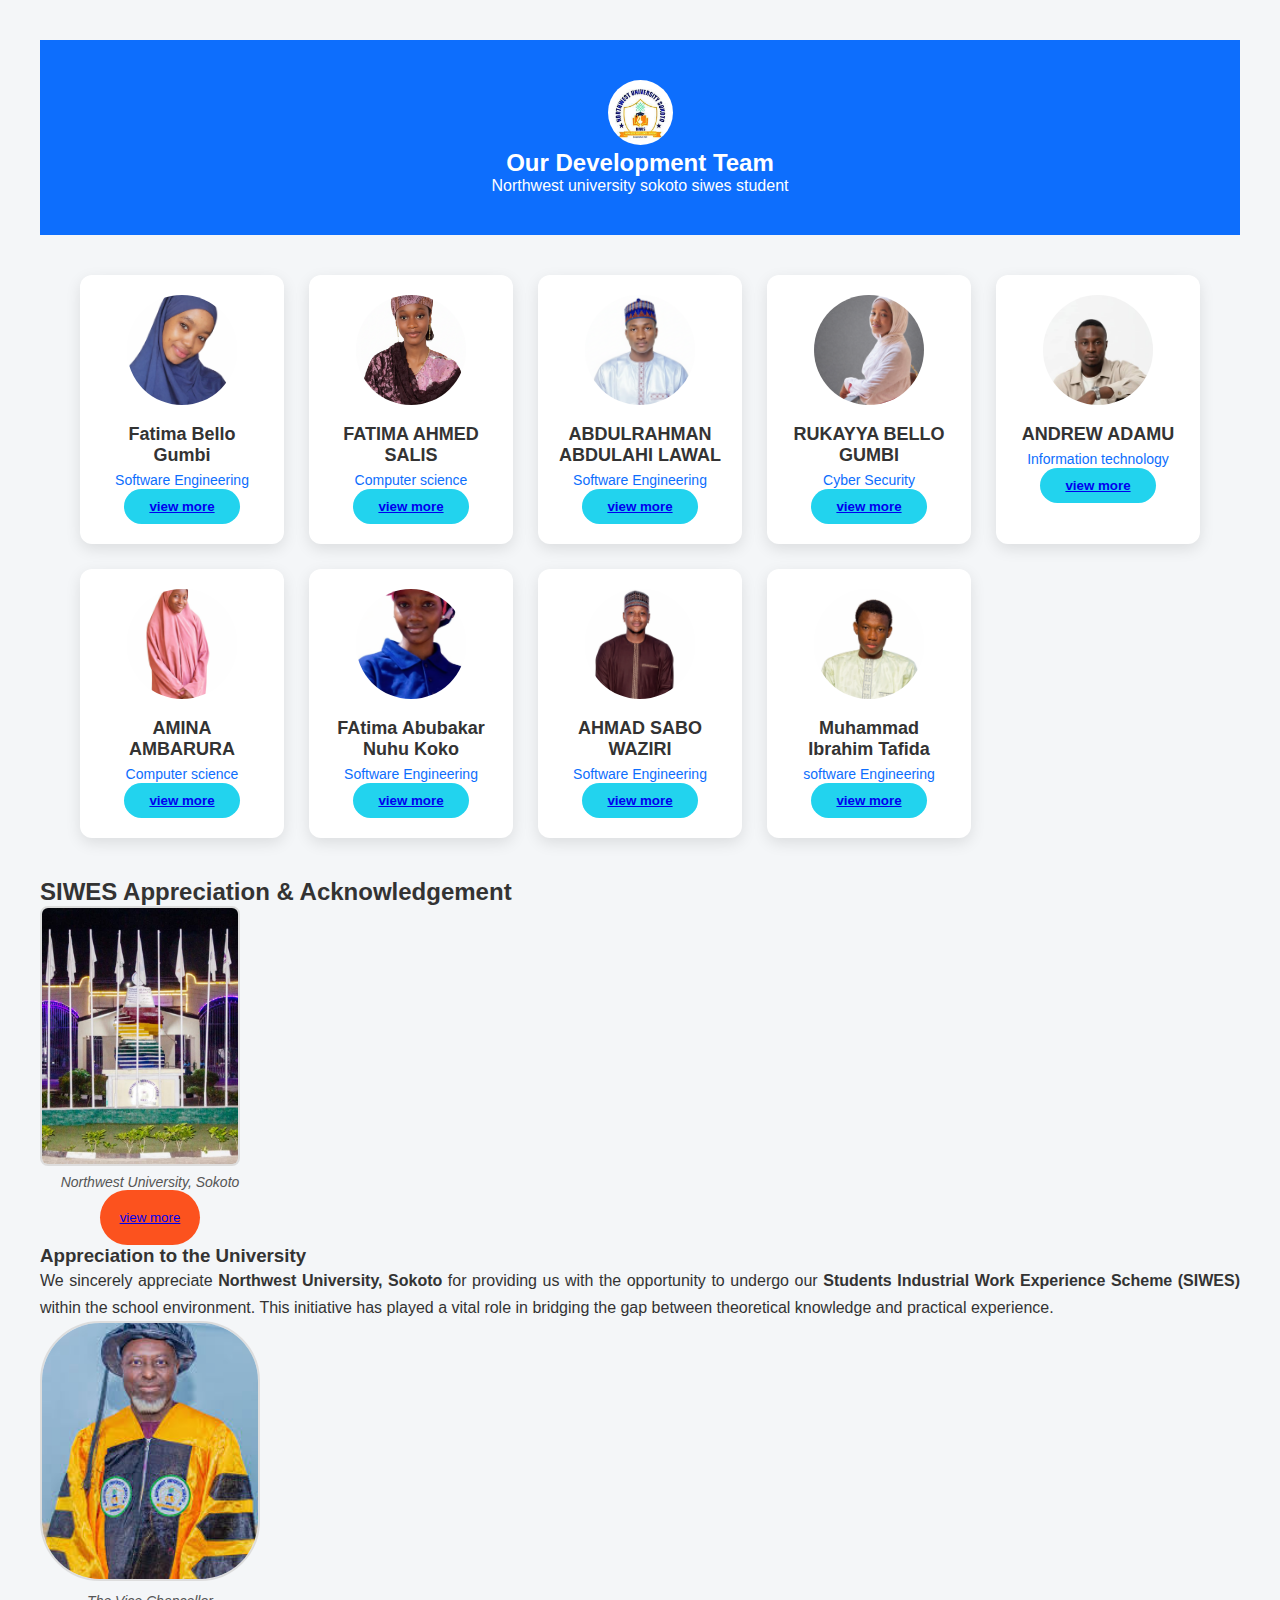
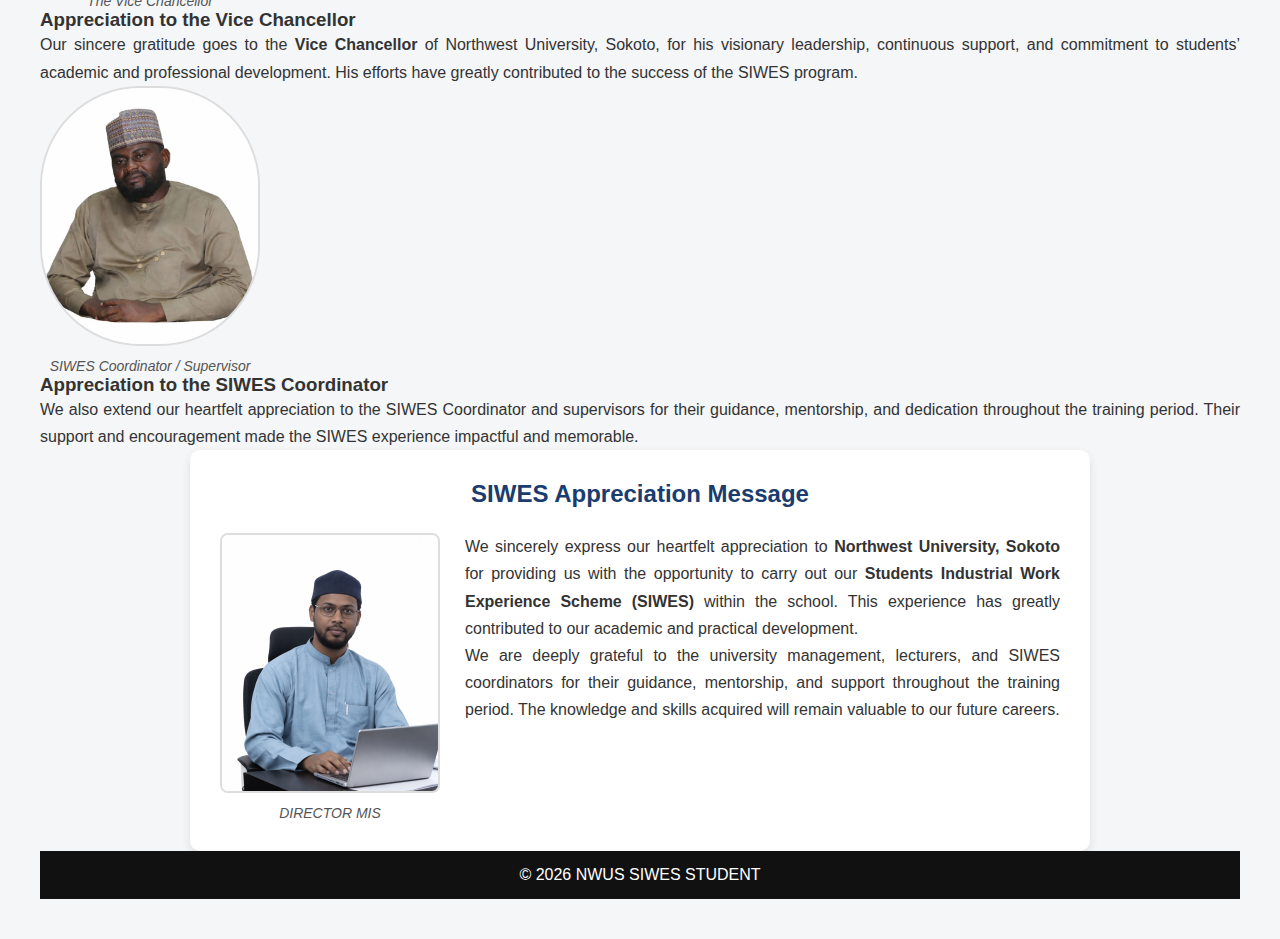
<file: index.html>
<!DOCTYPE html>
<html lang="en">
<head>
    <meta charset="UTF-8">
    <title>Our Developers</title>
    <link rel="stylesheet" href="index.css">
</head>
<body>
    <style>
    body {
            font-family: Arial, sans-serif;
            background: #f4f6f8;
            padding: 40px;
        }

        .appreciation-section {
            max-width: 900px;
            margin: auto;
            background: #ffffff;
            padding: 30px;
            border-radius: 10px;
            box-shadow: 0 4px 10px rgba(0,0,0,0.1);
        }

        .appreciation-section h2 {
            text-align: center;
            color: #1a3c6e;
            margin-bottom: 25px;
        }

        .content {
            display: flex;
            gap: 25px;
            align-items: flex-start;
            flex-wrap: wrap;
        }

        .image-box {
            width: 220px;
            text-align: center;
        }

        .image-box img {
            width: 100%;
            height: 260px;
            object-fit: cover;
            border-radius: 8px;
            border: 2px solid #ddd;
        }

        .image-box p {
            margin-top: 8px;
            font-size: 14px;
            color: #555;
            font-style: italic;
        }

        .text-box {
            flex: 1;
        }

        .text-box p {
            font-size: 16px;
            line-height: 1.7;
            color: #333;
            text-align: justify;
        }
    </style>

<header class="header">
    <img src="nwus logo.jpg" style="border-radius: 70px; width: 65px; height: 65px;" alt="">
    <h2>Our Development Team</h2>
    <p>Northwest university sokoto siwes student</p>
</header>

<section class="team-grid">
      <!-- Developer 1 -->
    <div class="team-card">
        <img src="tyty.png" alt="Developer">
        <h3>Fatima Bello Gumbi</h3>
        <span title="course of study">Software Engineering</span>
         <button style=" padding: 10px 25px;
  border: none;
  border-radius: 25px;
  background: #22d3ee;
  color: #000;
  font-weight: bold;
  cursor: pointer;
 " class="btn btn-outline"><a href="tyty.html">view more</a></button>
    </div>


   
    <!-- Developer 2 -->
    <div class="team-card"> 
        <img src="ZARA 2.png" style="border-radius: 100px;" alt="Developer">
        <h3>FATIMA AHMED SALIS</h3>
        <span title="course of study">Computer science</span>  <button style=" padding: 10px 25px;
  border: none;
  border-radius: 25px;
  background: #22d3ee;
  color: #000;
  font-weight: bold;
  cursor: pointer;
 " class="btn btn-outline"><a href="zarah.html">view more</a></button>

    </div>

    <!-- Developer 3 -->
    <div class="team-card">
        <img src="ME3.png" style="border-radius: 100px;" alt="Developer">
        <h3>ABDULRAHMAN ABDULAHI LAWAL</h3>
        <span title="course of study">Software Engineering</span>
        <button style=" padding: 10px 25px;
  border: none;
  border-radius: 25px;
  background: #22d3ee;
  color: #000;
  font-weight: bold;
  cursor: pointer;
 " class="btn btn-outline"><a href="ABDUL.HTML">view more</a></button>
    </div>

    <!-- Developer 4 -->
    <div class="team-card">
        <img src="rukayatu.png" alt="Developer">
        <h3>RUKAYYA BELLO GUMBI</h3>
        <span title="course of study">Cyber Security</span> <br>
          <button style=" padding: 10px 25px;
  border: none;
  border-radius: 25px;
  background: #22d3ee;
  color: #000;
  font-weight: bold;
  cursor: pointer;
 " class="btn btn-outline"><a href="rukky.html">view more</a></button>
    </div>

    <!-- Developer 5 -->
    <div class="team-card">
        <img src="andreew.jpeg" alt="Developer">
        <h3>ANDREW ADAMU</h3>
        <span title="course of study">Information technology</span>
          <button style=" padding: 10px 25px;
  border: none;
  border-radius: 25px;
  background: #22d3ee;
  color: #000;
  font-weight: bold;
  cursor: pointer;
 " class="btn btn-outline"><a href="andrew.html">view more</a></button>
    </div>

    <!-- Developer 6 -->
    <div class="team-card">
        <img src="ameena.png" alt="Developer">
        <h3>AMINA AMBARURA</h3>
        <span title="course of study">Computer science</span>
          <button style=" padding: 10px 25px;
  border: none;
  border-radius: 25px;
  background: #22d3ee;
  color: #000;
  font-weight: bold;
  cursor: pointer;
 " class="btn btn-outline"><a href="amina.html">view more</a></button>
    </div>

    <!-- Developer 7 -->
    <div class="team-card">
        <img src="tish.png" alt="Developer">
        <h3>FAtima Abubakar Nuhu Koko</h3>
        <span title="course of study">Software Engineering</span>
               <button style=" padding: 10px 25px;
  border: none;
  border-radius: 25px;
  background: #22d3ee;
  color: #000;
  font-weight: bold;
  cursor: pointer;
 " class="btn btn-outline"><a href="tish.html">view more</a></button>
    </div>

     <!-- Developer 8 -->
    <div class="team-card">
        <img src="ahmad.png" style="border-radius: 100px;" alt="Developer">
        <h3> AHMAD SABO WAZIRI</h3>
        <span title="course of study">Software Engineering</span>
          <button style=" padding: 10px 25px;
  border: none;
  border-radius: 25px;
  background: #22d3ee;
  color: #000;
  font-weight: bold;
  cursor: pointer;
 " class="btn btn-outline"><a href="amad.html">view more</a></button>
    </div>


  
    <!-- Developer 9 -->
    <div class="team-card">
        <img src="faffidda.png"  alt="Developer">
        <h3>Muhammad Ibrahim Tafida</h3>
        <span title="course of study">software Engineering</span>
        
         <button style=" padding: 10px 25px;
  border: none;
  border-radius: 25px;
  background: #22d3ee;
  color: #000;
  font-weight: bold;
  cursor: pointer;
 " class="btn btn-outline"><a href="tafia.html">view more</a></button>
    </div>
</section>

    
    <h2>SIWES Appreciation & Acknowledgement</h2>

    <!-- School Appreciation -->
    <div class="section">
        <div class="image-box">
            <img src="nwusss.jpeg" style="display: flex; text-align: center; position: relative; width: 200PX;" alt="Northwest University Sokoto">
            <p style="text-align: center;">Northwest University, Sokoto</p>
            <button class="btn" style="background-color:  rgb(252, 82, 30); border-radius: 70px; padding: 20px; border: 10px"><a href="nwus.html">view more</a></button>
        </div>

        <div class="text-box">
            <h3>Appreciation to the University</h3>
            <p>
                We sincerely appreciate <strong>Northwest University, Sokoto</strong> for providing us with
                the opportunity to undergo our <strong>Students Industrial Work Experience Scheme (SIWES)</strong>
                within the school environment. This initiative has played a vital role in bridging the gap
                between theoretical knowledge and practical experience.
            </p>
        </div>
    </div>

    <!-- Vice Chancellor Appreciation -->
    <div class="section">
        <div class="image-box">
            <img src="vc.jpg" style="border-radius: 60px;" alt="Vice Chancellor">
            <p>The Vice Chancellor</p>
        </div>

        <div class="text-box">
            <h3>Appreciation to the Vice Chancellor</h3>
            <p>
                Our sincere gratitude goes to the <strong>Vice Chancellor</strong> of Northwest University,
                Sokoto, for his visionary leadership, continuous support, and commitment to students’
                academic and professional development. His efforts have greatly contributed to the success
                of the SIWES program.
            </p>
        </div>
    </div>

    <!-- SIWES Coordinator / Supervisor -->
    <div class="section">
        <div class="image-box">
            <img src="siwes co.jpeg" style="border-radius: 100px;" alt="SIWES Coordinator">
            <p>SIWES Coordinator / Supervisor</p>
        </div>

        <div class="text-box">
            <h3>Appreciation to the SIWES Coordinator</h3>
            <p>
                We also extend our heartfelt appreciation to the SIWES Coordinator and supervisors for their
                guidance, mentorship, and dedication throughout the training period. Their support and
                encouragement made the SIWES experience impactful and memorable.
            </p>
        </div>
    </div>

</div>


 <section class="appreciation-section">
        
        <h2>SIWES Appreciation Message</h2>

        <div class="content">
            <!-- Picture spot -->
            <div class="image-box">
                <img src="mis.png" alt="SIWES Coordinator">
                <p>DIRECTOR MIS </p>
            </div>

            <!-- Text -->
            <div class="text-box">
                <p>
                    We sincerely express our heartfelt appreciation to
                    <strong>Northwest University, Sokoto</strong> for providing us with the
                    opportunity to carry out our <strong>Students Industrial Work Experience Scheme (SIWES)</strong>
                    within the school. This experience has greatly contributed to our academic and practical
                    development.
                </p>

                <p>
                    We are deeply grateful to the university management, lecturers, and SIWES coordinators
                    for their guidance, mentorship, and support throughout the training period.
                    The knowledge and skills acquired will remain valuable to our future careers.
                </p>
            </div>
        </div>
    </section>
   

<footer class="footer">
    <p>© 2026 NWUS SIWES STUDENT</p>
</footer>

</body>
</html>
</file>
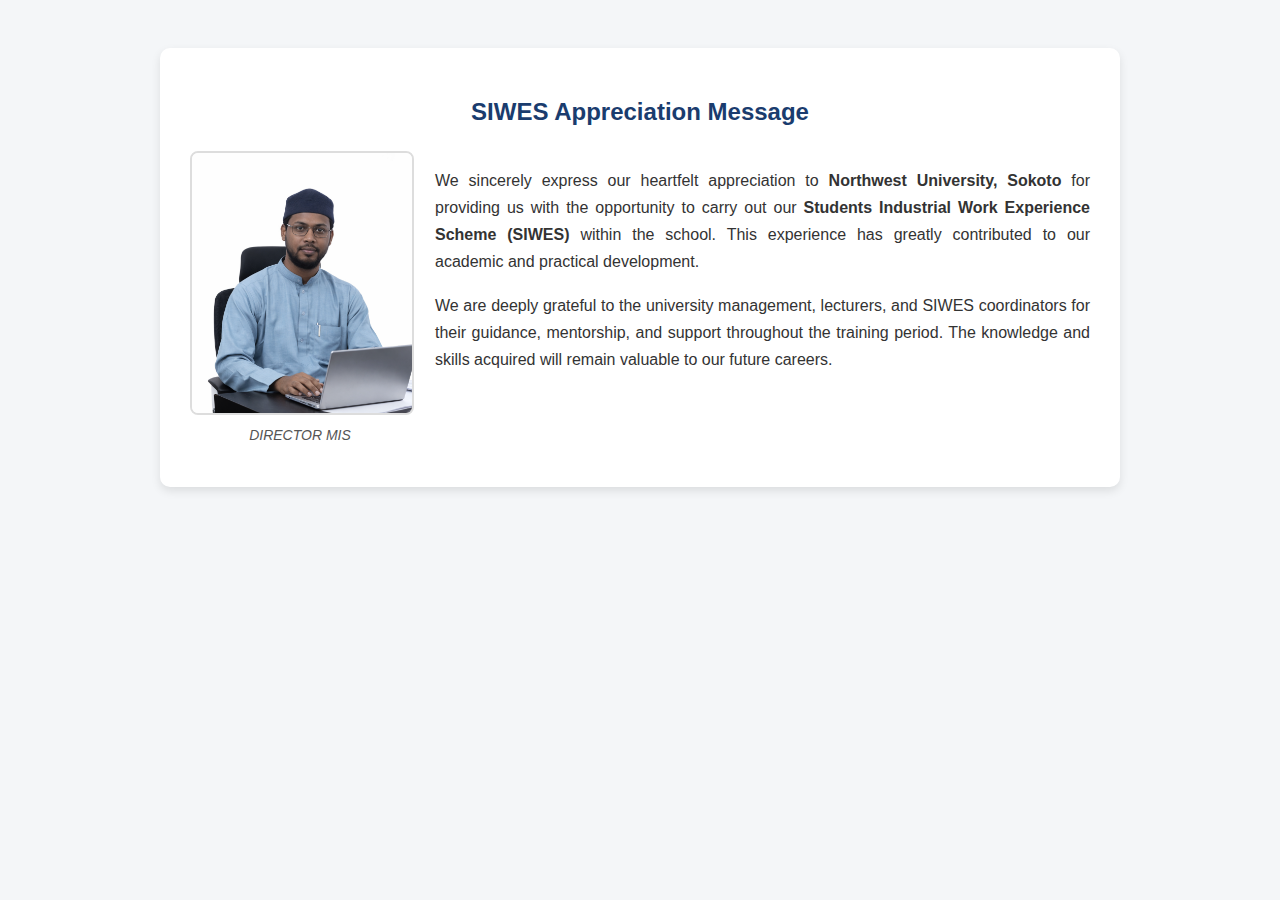
<file: mis.html>
<!DOCTYPE html>
<html lang="en">
<head>
    <meta charset="UTF-8">
    <title>SIWES Appreciation</title>
    <style>
        body {
            font-family: Arial, sans-serif;
            background: #f4f6f8;
            padding: 40px;
        }

        .appreciation-section {
            max-width: 900px;
            margin: auto;
            background: #ffffff;
            padding: 30px;
            border-radius: 10px;
            box-shadow: 0 4px 10px rgba(0,0,0,0.1);
        }

        .appreciation-section h2 {
            text-align: center;
            color: #1a3c6e;
            margin-bottom: 25px;
        }

        .content {
            display: flex;
            gap: 25px;
            align-items: flex-start;
            flex-wrap: wrap;
        }

        .image-box {
            width: 220px;
            text-align: center;
        }

        .image-box img {
            width: 100%;
            height: 260px;
            object-fit: cover;
            border-radius: 8px;
            border: 2px solid #ddd;
        }

        .image-box p {
            margin-top: 8px;
            font-size: 14px;
            color: #555;
            font-style: italic;
        }

        .text-box {
            flex: 1;
        }

        .text-box p {
            font-size: 16px;
            line-height: 1.7;
            color: #333;
            text-align: justify;
        }
    </style>
</head>
<body>

    <section class="appreciation-section">
        <h2>SIWES Appreciation Message</h2>

        <div class="content">
            <!-- Picture spot -->
            <div class="image-box">
                <img src="mis.png" alt="SIWES Coordinator">
                <p>DIRECTOR MIS</p>
            </div>

            <!-- Text -->
            <div class="text-box">
                <p>
                    We sincerely express our heartfelt appreciation to
                    <strong>Northwest University, Sokoto</strong> for providing us with the
                    opportunity to carry out our <strong>Students Industrial Work Experience Scheme (SIWES)</strong>
                    within the school. This experience has greatly contributed to our academic and practical
                    development.
                </p>

                <p>
                    We are deeply grateful to the university management, lecturers, and SIWES coordinators
                    for their guidance, mentorship, and support throughout the training period.
                    The knowledge and skills acquired will remain valuable to our future careers.
                </p>
            </div>
        </div>
    </section>

</body>
</html>
</file>
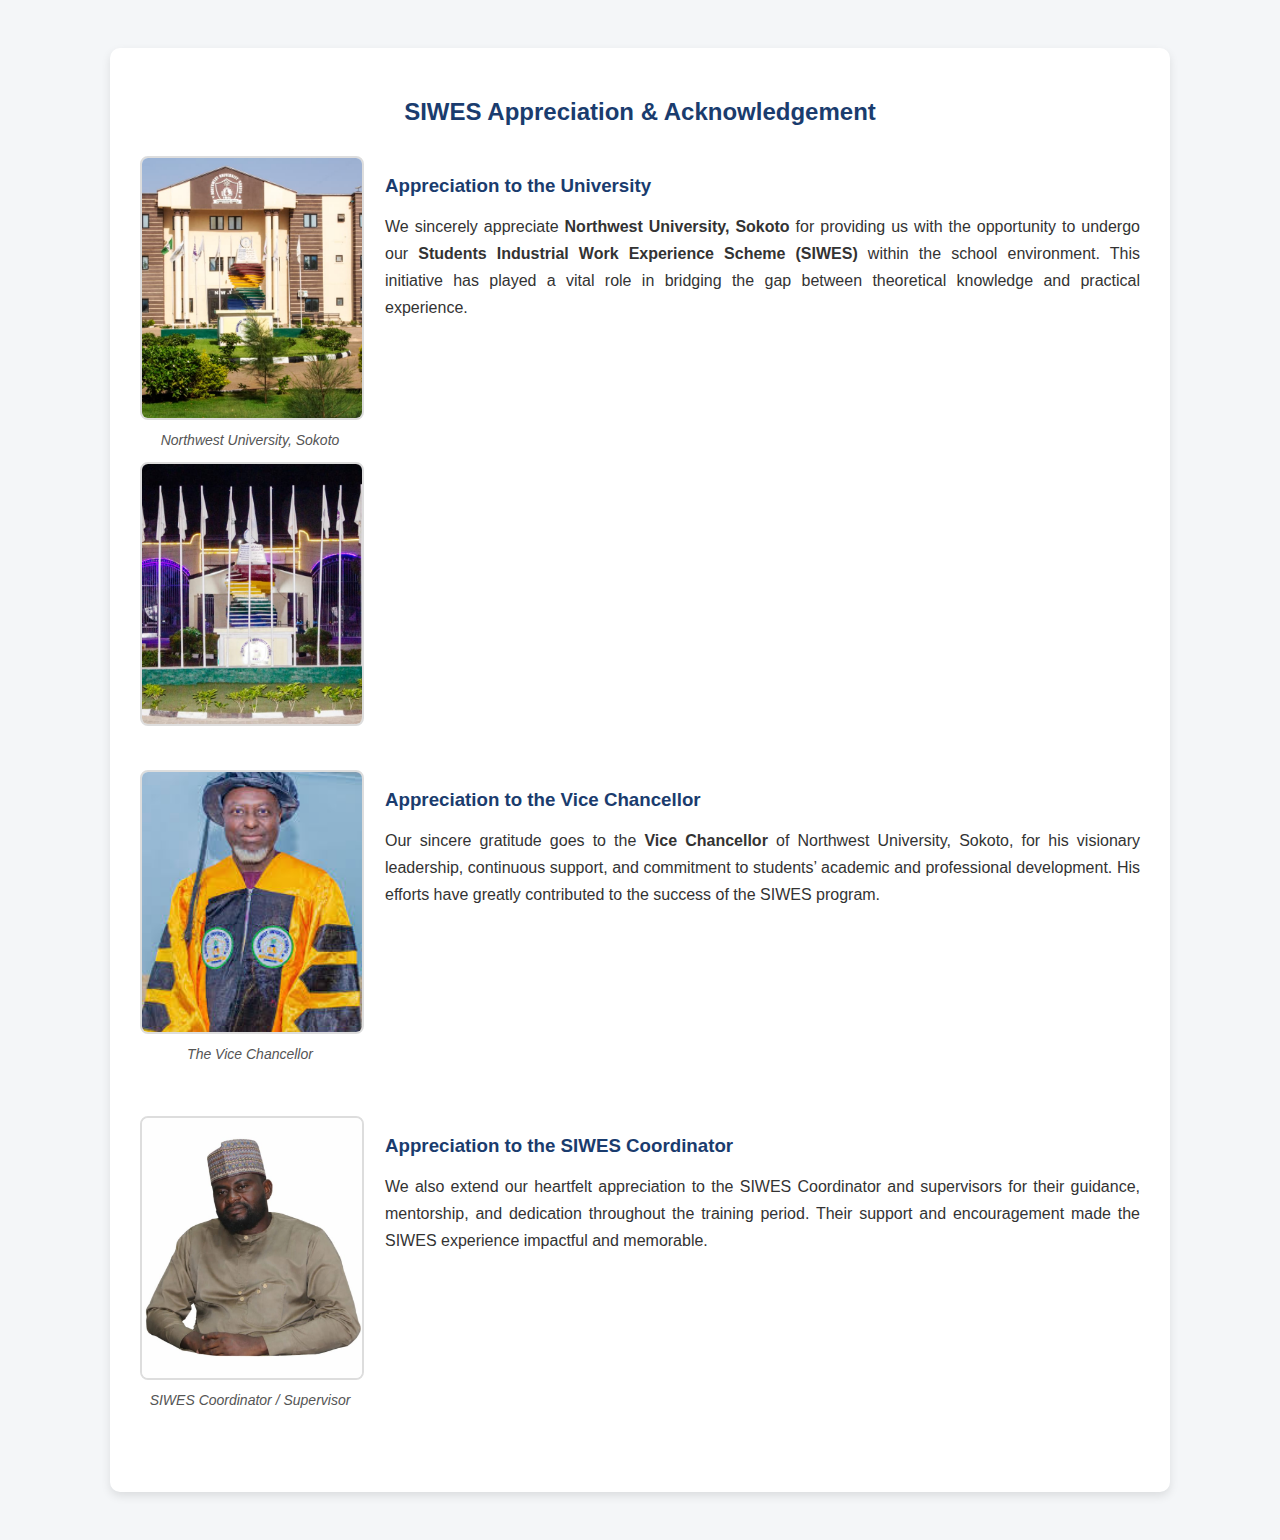
<file: nwus.html>
<!DOCTYPE html>
<html lang="en">
<head>
    <meta charset="UTF-8">
    <title>SIWES Appreciation</title>
    <style>
        body {
            font-family: Arial, sans-serif;
            background: #f4f6f8;
            padding: 40px;
        }

        .container {
            max-width: 1000px;
            margin: auto;
            background: #fff;
            padding: 30px;
            border-radius: 10px;
            box-shadow: 0 4px 10px rgba(0,0,0,0.1);
        }

        h2 {
            text-align: center;
            color: #1a3c6e;
            margin-bottom: 30px;
        }

        .section {
            display: flex;
            gap: 25px;
            margin-bottom: 40px;
            flex-wrap: wrap;
            align-items: flex-start;
        }

        .image-box {
            width: 220px;
            text-align: center;
        }

        .image-box img {
            width: 100%;
            height: 260px;
            object-fit: cover;
            border-radius: 8px;
            border: 2px solid #ddd;
        }

        .image-box p {
            margin-top: 8px;
            font-size: 14px;
            color: #555;
            font-style: italic;
        }

        .text-box {
            flex: 1;
        }

        .text-box h3 {
            color: #1a3c6e;
            margin-bottom: 10px;
        }

        .text-box p {
            font-size: 16px;
            line-height: 1.7;
            color: #333;
            text-align: justify;
        }
    </style>
</head>
<body>

<div class="container">
    <h2>SIWES Appreciation & Acknowledgement</h2>

    <!-- School Appreciation -->
    <div class="section">
        <div class="image-box">
            <img src="nws 1.jpeg" alt="Northwest University Sokoto">
            <p>Northwest University, Sokoto</p>
            <img src="nwusss.jpeg" alt="">
        </div>

        <div class="text-box">
            <h3>Appreciation to the University</h3>
            <p>
                We sincerely appreciate <strong>Northwest University, Sokoto</strong> for providing us with
                the opportunity to undergo our <strong>Students Industrial Work Experience Scheme (SIWES)</strong>
                within the school environment. This initiative has played a vital role in bridging the gap
                between theoretical knowledge and practical experience.
            </p>
        </div>
    </div>

    <!-- Vice Chancellor Appreciation -->
    <div class="section">
        <div class="image-box">
            <img src="vc.jpg" alt="Vice Chancellor">
            <p>The Vice Chancellor</p>
        </div>

        <div class="text-box">
            <h3>Appreciation to the Vice Chancellor</h3>
            <p>
                Our sincere gratitude goes to the <strong>Vice Chancellor</strong> of Northwest University,
                Sokoto, for his visionary leadership, continuous support, and commitment to students’
                academic and professional development. His efforts have greatly contributed to the success
                of the SIWES program.
            </p>
        </div>
    </div>

    <!-- SIWES Coordinator / Supervisor -->
    <div class="section">
        <div class="image-box">
            <img src="siwes co.jpeg" alt="SIWES Coordinator">
            <p>SIWES Coordinator / Supervisor</p>
        </div>

        <div class="text-box">
            <h3>Appreciation to the SIWES Coordinator</h3>
            <p>
                We also extend our heartfelt appreciation to the SIWES Coordinator and supervisors for their
                guidance, mentorship, and dedication throughout the training period. Their support and
                encouragement made the SIWES experience impactful and memorable.
            </p>
        </div>
    </div>

</div>

</body>
</html>
</file>
<file: index.css>
* {
    margin: 0;
    padding: 0;
    box-sizing: border-box;
    font-family: "Segoe UI", sans-serif;
}

body {
    background: #f5f7fa;
    color: #333;
}

.header {
    background: #0d6efd;
    color: white;
    text-align: center;
    padding: 40px 20px;
}

.team-grid {
    padding: 40px;
    display: grid;
    grid-template-columns: repeat(auto-fit, minmax(200px, 1fr));
    gap: 25px;
}

.team-card {
    background: white;
    border-radius: 12px;
    padding: 20px;
    text-align: center;
    box-shadow: 0 5px 15px rgba(0,0,0,0.1);
    transition: transform 0.3s;
}

.team-card:hover {
    transform: translateY(-8px);
}

.team-card img {
    width: 110px;
    height: 110px;
    border-radius: 50%;
    object-fit: cover;
    margin-bottom: 15px;
}

.team-card h3 {
    font-size: 18px;
    margin-bottom: 5px;
}

.team-card span {
    color: #0d6efd;
    font-size: 14px;
}

.footer {
    background: #111;
    color: white;
    text-align: center;
    padding: 15px;
}
.team-card {
    background: white;
    border-radius: 12px;
    padding: 20px;
    text-align: center;
    box-shadow: 0 5px 15px rgba(0,0,0,0.1);
    transition: transform 0.3s ease, box-shadow 0.3s ease;
    overflow: hidden;
}

.team-card img {
    width: 110px;
    height: 110px;
    border-radius: 50%;
    object-fit: cover;
    margin-bottom: 15px;
    transition: transform 0.4s ease, box-shadow 0.4s ease;
}

/* 🔥 Hover Effect */
.team-card:hover {
    transform: translateY(-8px);
    box-shadow: 0 10px 25px rgba(13,110,253,0.35);
}

.team-card:hover img {
    transform: scale(1.12);
    box-shadow: 0 0 18px rgba(13,110,253,0.7);
}

/* Optional: text highlight */
.team-card:hover h3 {
    color: #0d6efd;
    transition: color 0.3s ease;
}
</file>
